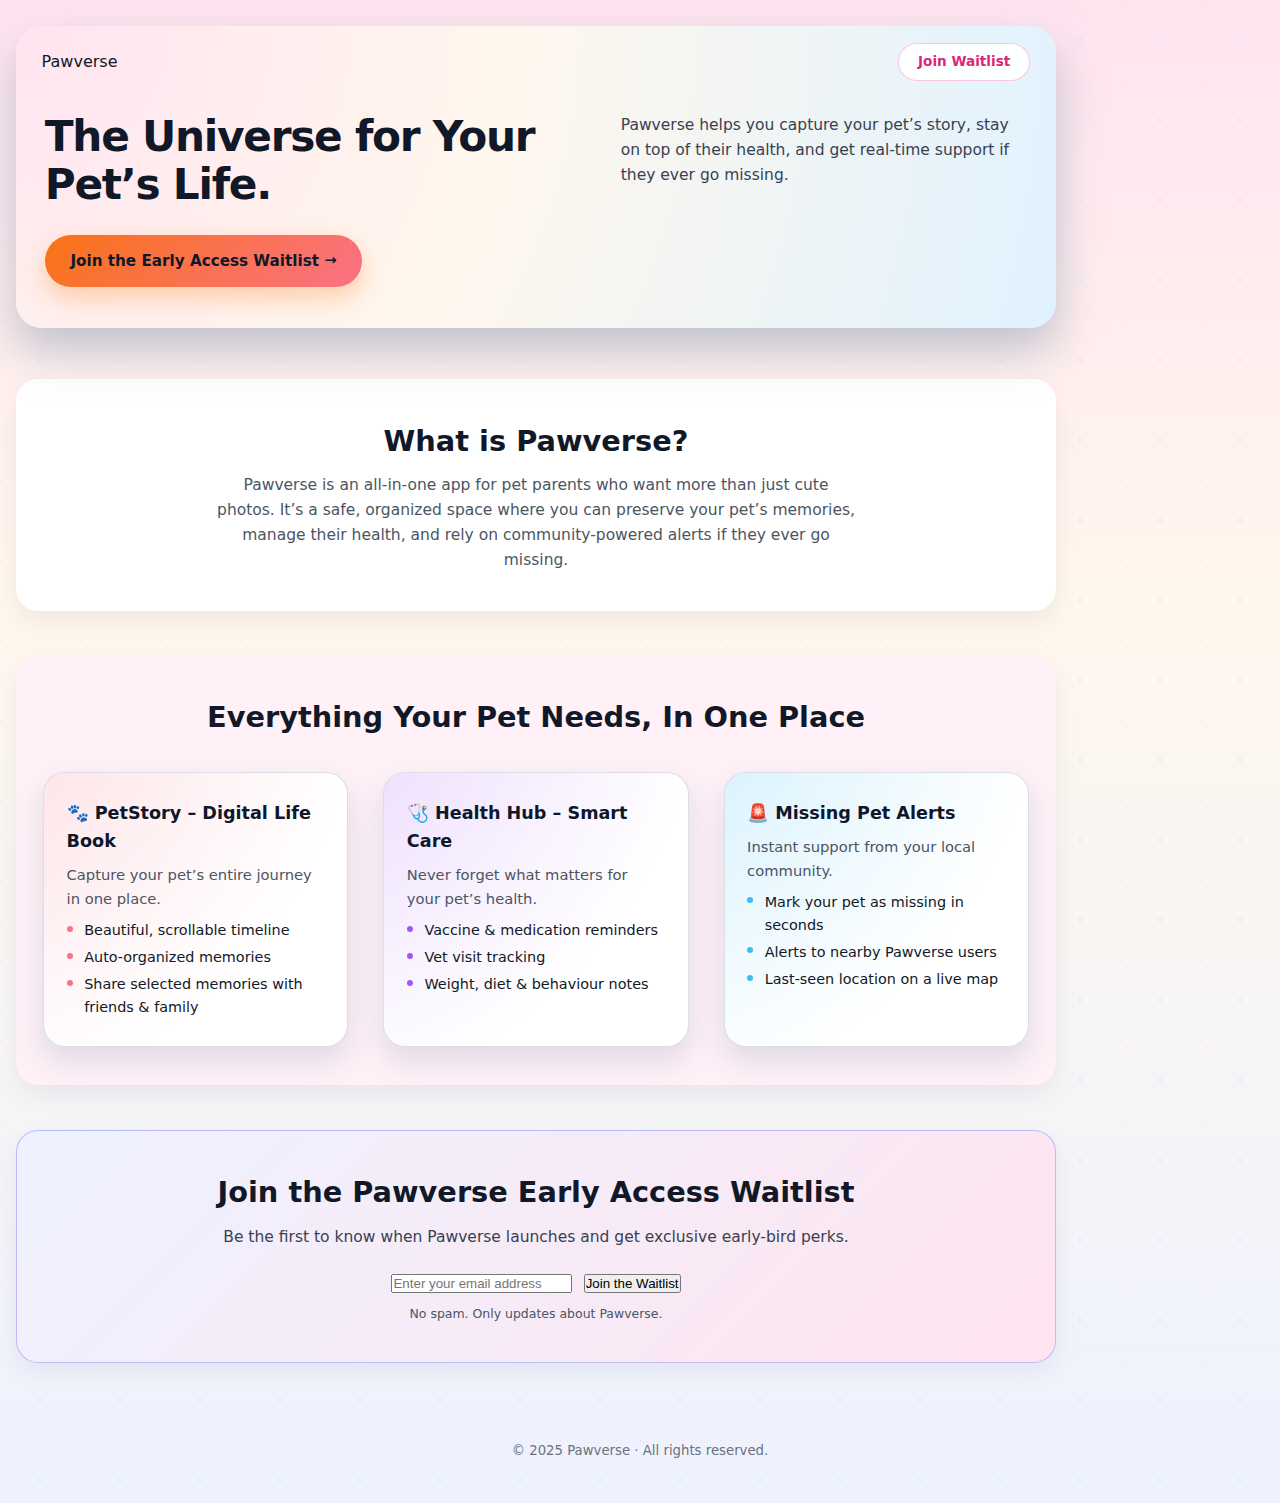
<file: index.html>
<!DOCTYPE html>
<html lang="en">
<head>
  <meta charset="UTF-8" />
  <meta name="viewport" content="width=device-width, initial-scale=1.0" />
  <title>Pawverse – The Universe for Your Pet’s Life</title>
  <link rel="stylesheet" href="style.css" />
</head>

<body>

  <!-- NAV + HERO SECTION -->
  <header class="hero">
    <nav class="nav">
      <div class="logo">Pawverse</div>
      <a href="#waitlist" class="nav-cta">Join Waitlist</a>
    </nav>

    <div class="hero-content">
      <h1 class="hero-title">The Universe for Your Pet’s Life.</h1>
      <p class="hero-sub">
        Pawverse helps you capture your pet’s story, stay on top of their health,
        and get real-time support if they ever go missing.
      </p>
      <a href="#waitlist" class="primary-btn">Join the Early Access Waitlist</a>
    </div>
  </header>

  <!-- ABOUT SECTION -->
  <section class="section">
    <h2>What is Pawverse?</h2>
    <p class="section-text">
      Pawverse is an all-in-one app for pet parents who want more than just cute photos.
      It’s a safe, organized space where you can preserve your pet’s memories, manage their
      health, and rely on community-powered alerts if they ever go missing.
    </p>
  </section>

  <!-- FEATURES SECTION -->
  <section class="section features">
    <h2>Everything Your Pet Needs, In One Place</h2>

    <div class="feature-grid">
      <div class="feature-card">
        <h3>🐾 PetStory – Digital Life Book</h3>
        <p>Capture your pet’s entire journey in one place.</p>
        <ul>
          <li>Beautiful, scrollable timeline</li>
          <li>Auto-organized memories</li>
          <li>Share selected memories with friends & family</li>
        </ul>
      </div>

      <div class="feature-card">
        <h3>🩺 Health Hub – Smart Care</h3>
        <p>Never forget what matters for your pet’s health.</p>
        <ul>
          <li>Vaccine & medication reminders</li>
          <li>Vet visit tracking</li>
          <li>Weight, diet & behaviour notes</li>
        </ul>
      </div>

      <div class="feature-card">
        <h3>🚨 Missing Pet Alerts</h3>
        <p>Instant support from your local community.</p>
        <ul>
          <li>Mark your pet as missing in seconds</li>
          <li>Alerts to nearby Pawverse users</li>
          <li>Last-seen location on a live map</li>
        </ul>
      </div>
    </div>
  </section>

  <!-- WAITLIST SECTION -->
  <section class="section waitlist" id="waitlist">
    <h2>Join the Pawverse Early Access Waitlist</h2>
    <p class="section-text">
      Be the first to know when Pawverse launches and get exclusive early-bird perks.
    </p>

    <form class="waitlist-form">
      <input type="email" placeholder="Enter your email address" required />
      <button type="submit">Join the Waitlist</button>
    </form>

    <p class="tiny-text">No spam. Only updates about Pawverse.</p>
  </section>

  <!-- FOOTER -->
  <footer class="footer">
    <p>© 2025 Pawverse · All rights reserved.</p>
  </footer>

</body>
</html>
</file>
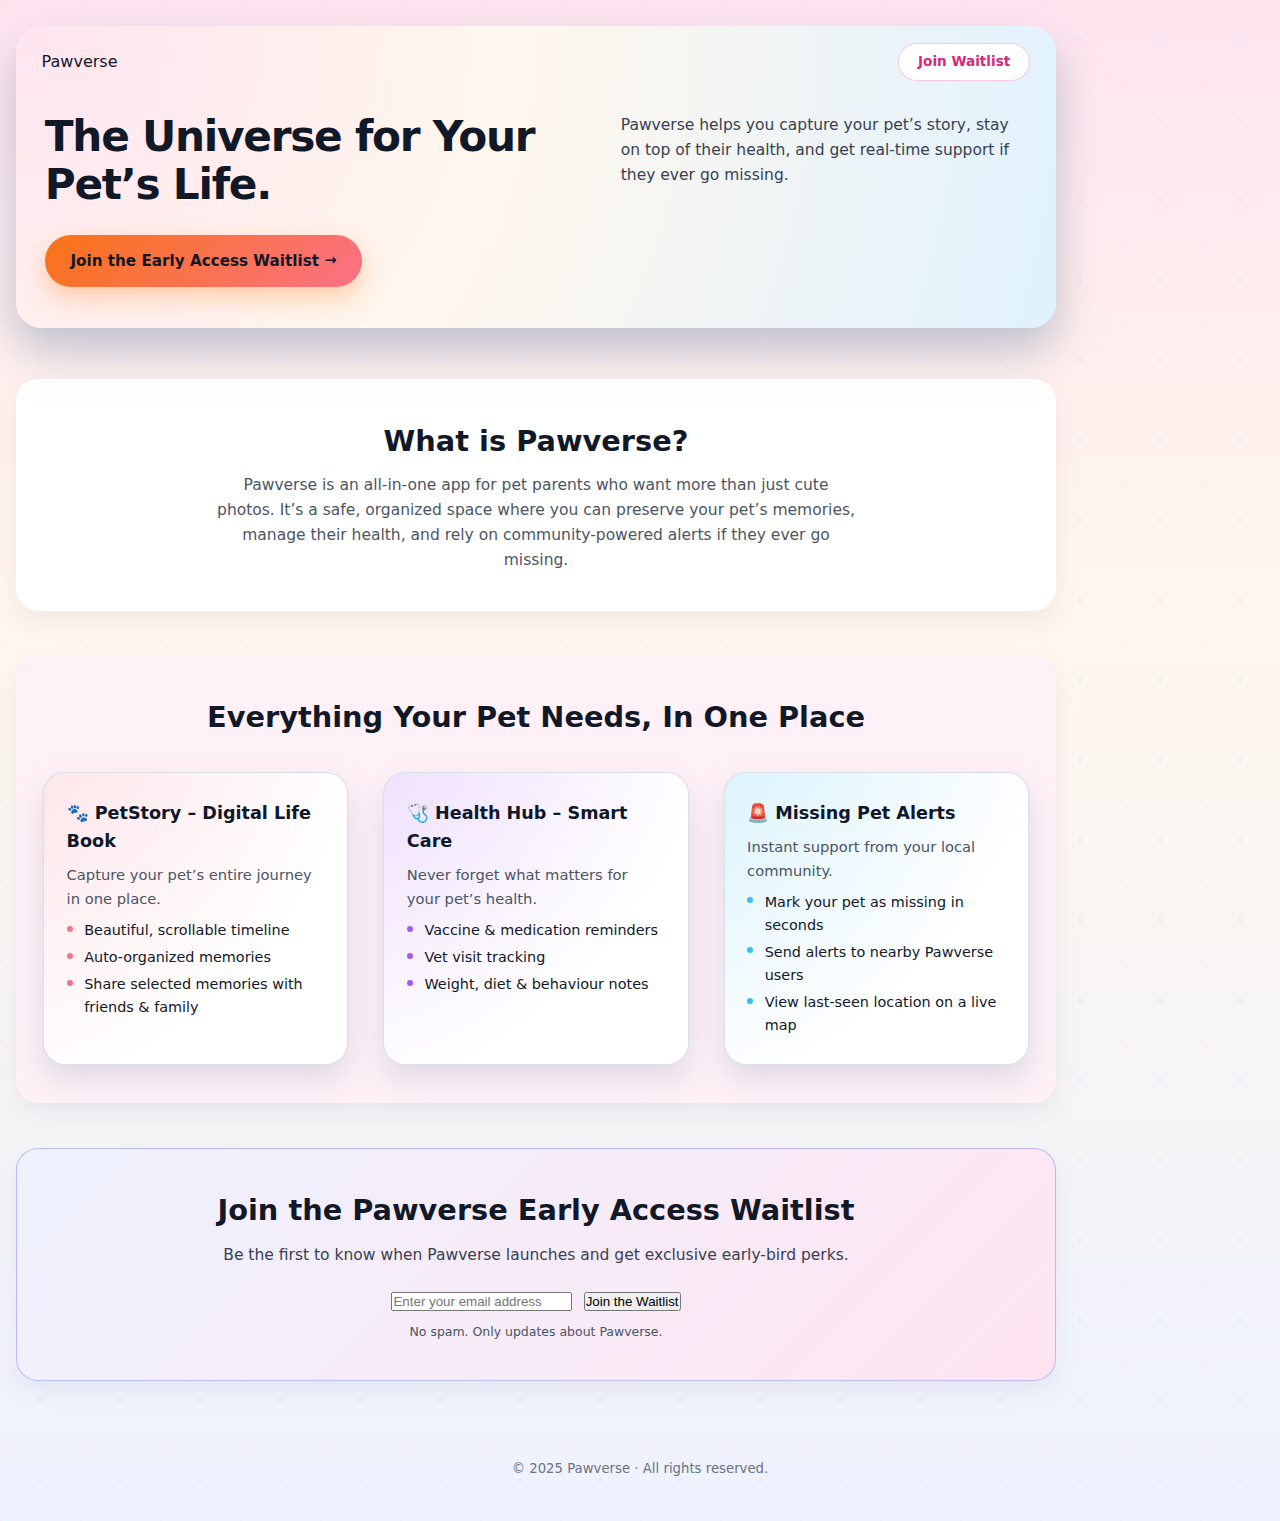
<file: Index.html.html>
<!DOCTYPE html>
<html lang="en">
<head>
  <meta charset="UTF-8" />
  <meta name="viewport" content="width=device-width, initial-scale=1.0" />
  <title>Pawverse – The Universe for Your Pet’s Life</title>
  <link rel="stylesheet" href="style.css" />
</head>

<body>

  <!-- NAV + HERO SECTION -->
  <header class="hero">
    <nav class="nav">
      <div class="logo">Pawverse</div>
      <a href="#waitlist" class="nav-cta">Join Waitlist</a>
    </nav>

    <div class="hero-content">
      <h1 class="hero-title">The Universe for Your Pet’s Life.</h1>
      <p class="hero-sub">
        Pawverse helps you capture your pet’s story, stay on top of their health,
        and get real-time support if they ever go missing.
      </p>
      <a href="#waitlist" class="primary-btn">Join the Early Access Waitlist</a>
    </div>
  </header>

  <!-- ABOUT SECTION -->
  <section class="section">
    <h2>What is Pawverse?</h2>
    <p class="section-text">
      Pawverse is an all-in-one app for pet parents who want more than just cute photos.
      It’s a safe, organized space where you can preserve your pet’s memories, manage their
      health, and rely on community-powered alerts if they ever go missing.
    </p>
  </section>

  <!-- FEATURES SECTION -->
  <section class="section features">
    <h2>Everything Your Pet Needs, In One Place</h2>

    <div class="feature-grid">
      <div class="feature-card">
        <h3>🐾 PetStory – Digital Life Book</h3>
        <p>Capture your pet’s entire journey in one place.</p>
        <ul>
          <li>Beautiful, scrollable timeline</li>
          <li>Auto-organized memories</li>
          <li>Share selected memories with friends & family</li>
        </ul>
      </div>

      <div class="feature-card">
        <h3>🩺 Health Hub – Smart Care</h3>
        <p>Never forget what matters for your pet’s health.</p>
        <ul>
          <li>Vaccine & medication reminders</li>
          <li>Vet visit tracking</li>
          <li>Weight, diet & behaviour notes</li>
        </ul>
      </div>

      <div class="feature-card">
        <h3>🚨 Missing Pet Alerts</h3>
        <p>Instant support from your local community.</p>
        <ul>
          <li>Mark your pet as missing in seconds</li>
          <li>Send alerts to nearby Pawverse users</li>
          <li>View last-seen location on a live map</li>
        </ul>
      </div>
    </div>
  </section>

  <!-- WAITLIST SECTION -->
  <section class="section waitlist" id="waitlist">
    <h2>Join the Pawverse Early Access Waitlist</h2>
    <p class="section-text">
      Be the first to know when Pawverse launches and get exclusive early-bird perks.
    </p>

    <form class="waitlist-form">
      <input type="email" placeholder="Enter your email address" required />
      <button type="submit">Join the Waitlist</button>
    </form>

    <p class="tiny-text">No spam. Only updates about Pawverse.</p>
  </section>

  <!-- FOOTER -->
  <footer class="footer">
    <p>© 2025 Pawverse · All rights reserved.</p>
  </footer>

</body>
</html>
</file>
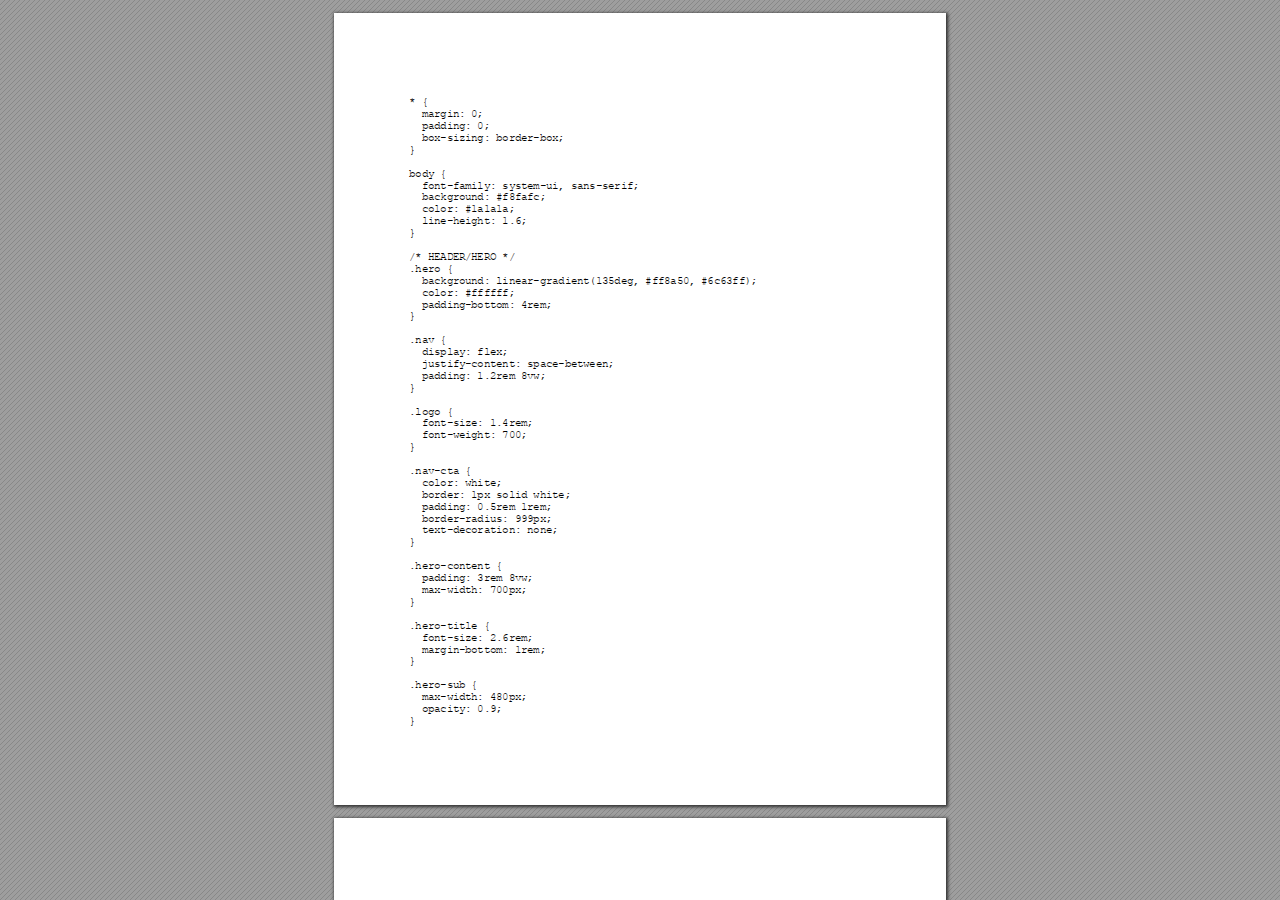
<file: Style.css.html>
<!DOCTYPE html>
<!-- Created by pdf2htmlEX (https://github.com/pdf2htmlEX/pdf2htmlEX) -->
<html xmlns="http://www.w3.org/1999/xhtml">
<head>
<meta charset="utf-8"/>
<meta name="generator" content="pdf2htmlEX"/>
<meta http-equiv="X-UA-Compatible" content="IE=edge,chrome=1"/>
<style type="text/css">
/*! 
 * Base CSS for pdf2htmlEX
 * Copyright 2012,2013 Lu Wang <coolwanglu@gmail.com> 
 * https://github.com/pdf2htmlEX/pdf2htmlEX/blob/master/share/LICENSE
 */#sidebar{position:absolute;top:0;left:0;bottom:0;width:250px;padding:0;margin:0;overflow:auto}#page-container{position:absolute;top:0;left:0;margin:0;padding:0;border:0}@media screen{#sidebar.opened+#page-container{left:250px}#page-container{bottom:0;right:0;overflow:auto}.loading-indicator{display:none}.loading-indicator.active{display:block;position:absolute;width:64px;height:64px;top:50%;left:50%;margin-top:-32px;margin-left:-32px}.loading-indicator img{position:absolute;top:0;left:0;bottom:0;right:0}}@media print{@page{margin:0}html{margin:0}body{margin:0;-webkit-print-color-adjust:exact}#sidebar{display:none}#page-container{width:auto;height:auto;overflow:visible;background-color:transparent}.d{display:none}}.pf{position:relative;background-color:white;overflow:hidden;margin:0;border:0}.pc{position:absolute;border:0;padding:0;margin:0;top:0;left:0;width:100%;height:100%;overflow:hidden;display:block;transform-origin:0 0;-ms-transform-origin:0 0;-webkit-transform-origin:0 0}.pc.opened{display:block}.bf{position:absolute;border:0;margin:0;top:0;bottom:0;width:100%;height:100%;-ms-user-select:none;-moz-user-select:none;-webkit-user-select:none;user-select:none}.bi{position:absolute;border:0;margin:0;-ms-user-select:none;-moz-user-select:none;-webkit-user-select:none;user-select:none}@media print{.pf{margin:0;box-shadow:none;page-break-after:always;page-break-inside:avoid}@-moz-document url-prefix(){.pf{overflow:visible;border:1px solid #fff}.pc{overflow:visible}}}.c{position:absolute;border:0;padding:0;margin:0;overflow:hidden;display:block}.t{position:absolute;white-space:pre;font-size:1px;transform-origin:0 100%;-ms-transform-origin:0 100%;-webkit-transform-origin:0 100%;unicode-bidi:bidi-override;-moz-font-feature-settings:"liga" 0}.t:after{content:''}.t:before{content:'';display:inline-block}.t span{position:relative;unicode-bidi:bidi-override}._{display:inline-block;color:transparent;z-index:-1}::selection{background:rgba(127,255,255,0.4)}::-moz-selection{background:rgba(127,255,255,0.4)}.pi{display:none}.d{position:absolute;transform-origin:0 100%;-ms-transform-origin:0 100%;-webkit-transform-origin:0 100%}.it{border:0;background-color:rgba(255,255,255,0.0)}.ir:hover{cursor:pointer}</style>
<style type="text/css">
/*! 
 * Fancy styles for pdf2htmlEX
 * Copyright 2012,2013 Lu Wang <coolwanglu@gmail.com> 
 * https://github.com/pdf2htmlEX/pdf2htmlEX/blob/master/share/LICENSE
 */@keyframes fadein{from{opacity:0}to{opacity:1}}@-webkit-keyframes fadein{from{opacity:0}to{opacity:1}}@keyframes swing{0{transform:rotate(0)}10%{transform:rotate(0)}90%{transform:rotate(720deg)}100%{transform:rotate(720deg)}}@-webkit-keyframes swing{0{-webkit-transform:rotate(0)}10%{-webkit-transform:rotate(0)}90%{-webkit-transform:rotate(720deg)}100%{-webkit-transform:rotate(720deg)}}@media screen{#sidebar{background-color:#2f3236;background-image:url("[data-uri]")}#outline{font-family:Georgia,Times,"Times New Roman",serif;font-size:13px;margin:2em 1em}#outline ul{padding:0}#outline li{list-style-type:none;margin:1em 0}#outline li>ul{margin-left:1em}#outline a,#outline a:visited,#outline a:hover,#outline a:active{line-height:1.2;color:#e8e8e8;text-overflow:ellipsis;white-space:nowrap;text-decoration:none;display:block;overflow:hidden;outline:0}#outline a:hover{color:#0cf}#page-container{background-color:#9e9e9e;background-image:url("[data-uri]");-webkit-transition:left 500ms;transition:left 500ms}.pf{margin:13px auto;box-shadow:1px 1px 3px 1px #333;border-collapse:separate}.pc.opened{-webkit-animation:fadein 100ms;animation:fadein 100ms}.loading-indicator.active{-webkit-animation:swing 1.5s ease-in-out .01s infinite alternate none;animation:swing 1.5s ease-in-out .01s infinite alternate none}.checked{background:no-repeat url([data-uri])}}</style>
<style type="text/css">
.ff0{font-family:sans-serif;visibility:hidden;}
@font-face{font-family:ff1;src:url('[data-uri]')format("woff");}.ff1{font-family:ff1;line-height:0.866699;font-style:normal;font-weight:normal;visibility:visible;}
.m0{transform:matrix(0.250000,0.000000,0.000000,0.250000,0,0);-ms-transform:matrix(0.250000,0.000000,0.000000,0.250000,0,0);-webkit-transform:matrix(0.250000,0.000000,0.000000,0.250000,0,0);}
.v0{vertical-align:0.000000px;}
.ls1{letter-spacing:0.000000px;}
.ls0{letter-spacing:0.096000px;}
.sc_{text-shadow:none;}
.sc0{text-shadow:-0.015em 0 transparent,0 0.015em transparent,0.015em 0 transparent,0 -0.015em  transparent;}
@media screen and (-webkit-min-device-pixel-ratio:0){
.sc_{-webkit-text-stroke:0px transparent;}
.sc0{-webkit-text-stroke:0.015em transparent;text-shadow:none;}
}
.ws0{word-spacing:0.000000px;}
._0{margin-left:-1.267200px;}
.fc0{color:rgb(0,0,0);}
.fs0{font-size:42.240000px;}
.y0{bottom:-0.500000px;}
.y1{bottom:0.000000px;}
.y37{bottom:80.544000px;}
.y36{bottom:92.424000px;}
.y35{bottom:104.300000px;}
.y34{bottom:116.180000px;}
.y33{bottom:128.060000px;}
.y32{bottom:139.940000px;}
.y31{bottom:151.820000px;}
.y30{bottom:163.700000px;}
.y2f{bottom:175.700000px;}
.y2e{bottom:187.580000px;}
.y2d{bottom:199.460000px;}
.y2c{bottom:211.370000px;}
.y2b{bottom:223.250000px;}
.y2a{bottom:235.130000px;}
.y29{bottom:247.010000px;}
.y28{bottom:258.890000px;}
.y27{bottom:270.890000px;}
.y26{bottom:282.770000px;}
.y25{bottom:294.650000px;}
.y24{bottom:306.530000px;}
.y23{bottom:318.410000px;}
.y22{bottom:330.290000px;}
.y21{bottom:342.170000px;}
.y20{bottom:354.050000px;}
.y1f{bottom:365.930000px;}
.y1e{bottom:377.930000px;}
.y1d{bottom:389.830000px;}
.y1c{bottom:401.710000px;}
.y1b{bottom:413.590000px;}
.y1a{bottom:425.470000px;}
.y19{bottom:437.350000px;}
.y18{bottom:449.230000px;}
.y17{bottom:461.110000px;}
.y16{bottom:473.110000px;}
.y15{bottom:484.990000px;}
.y14{bottom:496.870000px;}
.y13{bottom:508.750000px;}
.y12{bottom:520.630000px;}
.y11{bottom:532.510000px;}
.y10{bottom:544.390000px;}
.yf{bottom:556.300000px;}
.ye{bottom:568.300000px;}
.yd{bottom:580.180000px;}
.yc{bottom:592.060000px;}
.yb{bottom:603.940000px;}
.ya{bottom:615.820000px;}
.y9{bottom:627.700000px;}
.y8{bottom:639.580000px;}
.y7{bottom:651.460000px;}
.y6{bottom:663.460000px;}
.y5{bottom:675.340000px;}
.y4{bottom:687.220000px;}
.y3{bottom:699.100000px;}
.y2{bottom:710.980000px;}
.h2{height:28.648125px;}
.h0{height:792.000000px;}
.h1{height:792.500000px;}
.w2{width:611.999991px;}
.w0{width:612.000000px;}
.w1{width:612.500000px;}
.x0{left:0.000000px;}
.x1{left:75.023991px;}
@media print{
.v0{vertical-align:0.000000pt;}
.ls1{letter-spacing:0.000000pt;}
.ls0{letter-spacing:0.128000pt;}
.ws0{word-spacing:0.000000pt;}
._0{margin-left:-1.689600pt;}
.fs0{font-size:56.320000pt;}
.y0{bottom:-0.666667pt;}
.y1{bottom:0.000000pt;}
.y37{bottom:107.392000pt;}
.y36{bottom:123.232000pt;}
.y35{bottom:139.066667pt;}
.y34{bottom:154.906667pt;}
.y33{bottom:170.746667pt;}
.y32{bottom:186.586667pt;}
.y31{bottom:202.426667pt;}
.y30{bottom:218.266667pt;}
.y2f{bottom:234.266667pt;}
.y2e{bottom:250.106667pt;}
.y2d{bottom:265.946667pt;}
.y2c{bottom:281.826667pt;}
.y2b{bottom:297.666667pt;}
.y2a{bottom:313.506667pt;}
.y29{bottom:329.346667pt;}
.y28{bottom:345.186667pt;}
.y27{bottom:361.186667pt;}
.y26{bottom:377.026667pt;}
.y25{bottom:392.866667pt;}
.y24{bottom:408.706667pt;}
.y23{bottom:424.546667pt;}
.y22{bottom:440.386667pt;}
.y21{bottom:456.226667pt;}
.y20{bottom:472.066667pt;}
.y1f{bottom:487.906667pt;}
.y1e{bottom:503.906667pt;}
.y1d{bottom:519.773333pt;}
.y1c{bottom:535.613333pt;}
.y1b{bottom:551.453333pt;}
.y1a{bottom:567.293333pt;}
.y19{bottom:583.133333pt;}
.y18{bottom:598.973333pt;}
.y17{bottom:614.813333pt;}
.y16{bottom:630.813333pt;}
.y15{bottom:646.653333pt;}
.y14{bottom:662.493333pt;}
.y13{bottom:678.333333pt;}
.y12{bottom:694.173333pt;}
.y11{bottom:710.013333pt;}
.y10{bottom:725.853333pt;}
.yf{bottom:741.733333pt;}
.ye{bottom:757.733333pt;}
.yd{bottom:773.573333pt;}
.yc{bottom:789.413333pt;}
.yb{bottom:805.253333pt;}
.ya{bottom:821.093333pt;}
.y9{bottom:836.933333pt;}
.y8{bottom:852.773333pt;}
.y7{bottom:868.613333pt;}
.y6{bottom:884.613333pt;}
.y5{bottom:900.453333pt;}
.y4{bottom:916.293333pt;}
.y3{bottom:932.133333pt;}
.y2{bottom:947.973333pt;}
.h2{height:38.197500pt;}
.h0{height:1056.000000pt;}
.h1{height:1056.666667pt;}
.w2{width:815.999988pt;}
.w0{width:816.000000pt;}
.w1{width:816.666667pt;}
.x0{left:0.000000pt;}
.x1{left:100.031988pt;}
}
</style>
<script>
/*
 Copyright 2012 Mozilla Foundation 
 Copyright 2013 Lu Wang <coolwanglu@gmail.com>
 Apachine License Version 2.0 
*/
(function(){function b(a,b,e,f){var c=(a.className||"").split(/\s+/g);""===c[0]&&c.shift();var d=c.indexOf(b);0>d&&e&&c.push(b);0<=d&&f&&c.splice(d,1);a.className=c.join(" ");return 0<=d}if(!("classList"in document.createElement("div"))){var e={add:function(a){b(this.element,a,!0,!1)},contains:function(a){return b(this.element,a,!1,!1)},remove:function(a){b(this.element,a,!1,!0)},toggle:function(a){b(this.element,a,!0,!0)}};Object.defineProperty(HTMLElement.prototype,"classList",{get:function(){if(this._classList)return this._classList;
var a=Object.create(e,{element:{value:this,writable:!1,enumerable:!0}});Object.defineProperty(this,"_classList",{value:a,writable:!1,enumerable:!1});return a},enumerable:!0})}})();
</script>
<script>
(function(){/*
 pdf2htmlEX.js: Core UI functions for pdf2htmlEX 
 Copyright 2012,2013 Lu Wang <coolwanglu@gmail.com> and other contributors 
 https://github.com/pdf2htmlEX/pdf2htmlEX/blob/master/share/LICENSE 
*/
var pdf2htmlEX=window.pdf2htmlEX=window.pdf2htmlEX||{},CSS_CLASS_NAMES={page_frame:"pf",page_content_box:"pc",page_data:"pi",background_image:"bi",link:"l",input_radio:"ir",__dummy__:"no comma"},DEFAULT_CONFIG={container_id:"page-container",sidebar_id:"sidebar",outline_id:"outline",loading_indicator_cls:"loading-indicator",preload_pages:3,render_timeout:100,scale_step:0.9,key_handler:!0,hashchange_handler:!0,view_history_handler:!0,__dummy__:"no comma"},EPS=1E-6;
function invert(a){var b=a[0]*a[3]-a[1]*a[2];return[a[3]/b,-a[1]/b,-a[2]/b,a[0]/b,(a[2]*a[5]-a[3]*a[4])/b,(a[1]*a[4]-a[0]*a[5])/b]}function transform(a,b){return[a[0]*b[0]+a[2]*b[1]+a[4],a[1]*b[0]+a[3]*b[1]+a[5]]}function get_page_number(a){return parseInt(a.getAttribute("data-page-no"),16)}function disable_dragstart(a){for(var b=0,c=a.length;b<c;++b)a[b].addEventListener("dragstart",function(){return!1},!1)}
function clone_and_extend_objs(a){for(var b={},c=0,e=arguments.length;c<e;++c){var h=arguments[c],d;for(d in h)h.hasOwnProperty(d)&&(b[d]=h[d])}return b}
function Page(a){if(a){this.shown=this.loaded=!1;this.page=a;this.num=get_page_number(a);this.original_height=a.clientHeight;this.original_width=a.clientWidth;var b=a.getElementsByClassName(CSS_CLASS_NAMES.page_content_box)[0];b&&(this.content_box=b,this.original_scale=this.cur_scale=this.original_height/b.clientHeight,this.page_data=JSON.parse(a.getElementsByClassName(CSS_CLASS_NAMES.page_data)[0].getAttribute("data-data")),this.ctm=this.page_data.ctm,this.ictm=invert(this.ctm),this.loaded=!0)}}
Page.prototype={hide:function(){this.loaded&&this.shown&&(this.content_box.classList.remove("opened"),this.shown=!1)},show:function(){this.loaded&&!this.shown&&(this.content_box.classList.add("opened"),this.shown=!0)},rescale:function(a){this.cur_scale=0===a?this.original_scale:a;this.loaded&&(a=this.content_box.style,a.msTransform=a.webkitTransform=a.transform="scale("+this.cur_scale.toFixed(3)+")");a=this.page.style;a.height=this.original_height*this.cur_scale+"px";a.width=this.original_width*this.cur_scale+
"px"},view_position:function(){var a=this.page,b=a.parentNode;return[b.scrollLeft-a.offsetLeft-a.clientLeft,b.scrollTop-a.offsetTop-a.clientTop]},height:function(){return this.page.clientHeight},width:function(){return this.page.clientWidth}};function Viewer(a){this.config=clone_and_extend_objs(DEFAULT_CONFIG,0<arguments.length?a:{});this.pages_loading=[];this.init_before_loading_content();var b=this;document.addEventListener("DOMContentLoaded",function(){b.init_after_loading_content()},!1)}
Viewer.prototype={scale:1,cur_page_idx:0,first_page_idx:0,init_before_loading_content:function(){this.pre_hide_pages()},initialize_radio_button:function(){for(var a=document.getElementsByClassName(CSS_CLASS_NAMES.input_radio),b=0;b<a.length;b++)a[b].addEventListener("click",function(){this.classList.toggle("checked")})},init_after_loading_content:function(){this.sidebar=document.getElementById(this.config.sidebar_id);this.outline=document.getElementById(this.config.outline_id);this.container=document.getElementById(this.config.container_id);
this.loading_indicator=document.getElementsByClassName(this.config.loading_indicator_cls)[0];for(var a=!0,b=this.outline.childNodes,c=0,e=b.length;c<e;++c)if("ul"===b[c].nodeName.toLowerCase()){a=!1;break}a||this.sidebar.classList.add("opened");this.find_pages();if(0!=this.pages.length){disable_dragstart(document.getElementsByClassName(CSS_CLASS_NAMES.background_image));this.config.key_handler&&this.register_key_handler();var h=this;this.config.hashchange_handler&&window.addEventListener("hashchange",
function(a){h.navigate_to_dest(document.location.hash.substring(1))},!1);this.config.view_history_handler&&window.addEventListener("popstate",function(a){a.state&&h.navigate_to_dest(a.state)},!1);this.container.addEventListener("scroll",function(){h.update_page_idx();h.schedule_render(!0)},!1);[this.container,this.outline].forEach(function(a){a.addEventListener("click",h.link_handler.bind(h),!1)});this.initialize_radio_button();this.render()}},find_pages:function(){for(var a=[],b={},c=this.container.childNodes,
e=0,h=c.length;e<h;++e){var d=c[e];d.nodeType===Node.ELEMENT_NODE&&d.classList.contains(CSS_CLASS_NAMES.page_frame)&&(d=new Page(d),a.push(d),b[d.num]=a.length-1)}this.pages=a;this.page_map=b},load_page:function(a,b,c){var e=this.pages;if(!(a>=e.length||(e=e[a],e.loaded||this.pages_loading[a]))){var e=e.page,h=e.getAttribute("data-page-url");if(h){this.pages_loading[a]=!0;var d=e.getElementsByClassName(this.config.loading_indicator_cls)[0];"undefined"===typeof d&&(d=this.loading_indicator.cloneNode(!0),
d.classList.add("active"),e.appendChild(d));var f=this,g=new XMLHttpRequest;g.open("GET",h,!0);g.onload=function(){if(200===g.status||0===g.status){var b=document.createElement("div");b.innerHTML=g.responseText;for(var d=null,b=b.childNodes,e=0,h=b.length;e<h;++e){var p=b[e];if(p.nodeType===Node.ELEMENT_NODE&&p.classList.contains(CSS_CLASS_NAMES.page_frame)){d=p;break}}b=f.pages[a];f.container.replaceChild(d,b.page);b=new Page(d);f.pages[a]=b;b.hide();b.rescale(f.scale);disable_dragstart(d.getElementsByClassName(CSS_CLASS_NAMES.background_image));
f.schedule_render(!1);c&&c(b)}delete f.pages_loading[a]};g.send(null)}void 0===b&&(b=this.config.preload_pages);0<--b&&(f=this,setTimeout(function(){f.load_page(a+1,b)},0))}},pre_hide_pages:function(){var a="@media screen{."+CSS_CLASS_NAMES.page_content_box+"{display:none;}}",b=document.createElement("style");b.styleSheet?b.styleSheet.cssText=a:b.appendChild(document.createTextNode(a));document.head.appendChild(b)},render:function(){for(var a=this.container,b=a.scrollTop,c=a.clientHeight,a=b-c,b=
b+c+c,c=this.pages,e=0,h=c.length;e<h;++e){var d=c[e],f=d.page,g=f.offsetTop+f.clientTop,f=g+f.clientHeight;g<=b&&f>=a?d.loaded?d.show():this.load_page(e):d.hide()}},update_page_idx:function(){var a=this.pages,b=a.length;if(!(2>b)){for(var c=this.container,e=c.scrollTop,c=e+c.clientHeight,h=-1,d=b,f=d-h;1<f;){var g=h+Math.floor(f/2),f=a[g].page;f.offsetTop+f.clientTop+f.clientHeight>=e?d=g:h=g;f=d-h}this.first_page_idx=d;for(var g=h=this.cur_page_idx,k=0;d<b;++d){var f=a[d].page,l=f.offsetTop+f.clientTop,
f=f.clientHeight;if(l>c)break;f=(Math.min(c,l+f)-Math.max(e,l))/f;if(d===h&&Math.abs(f-1)<=EPS){g=h;break}f>k&&(k=f,g=d)}this.cur_page_idx=g}},schedule_render:function(a){if(void 0!==this.render_timer){if(!a)return;clearTimeout(this.render_timer)}var b=this;this.render_timer=setTimeout(function(){delete b.render_timer;b.render()},this.config.render_timeout)},register_key_handler:function(){var a=this;window.addEventListener("DOMMouseScroll",function(b){if(b.ctrlKey){b.preventDefault();var c=a.container,
e=c.getBoundingClientRect(),c=[b.clientX-e.left-c.clientLeft,b.clientY-e.top-c.clientTop];a.rescale(Math.pow(a.config.scale_step,b.detail),!0,c)}},!1);window.addEventListener("keydown",function(b){var c=!1,e=b.ctrlKey||b.metaKey,h=b.altKey;switch(b.keyCode){case 61:case 107:case 187:e&&(a.rescale(1/a.config.scale_step,!0),c=!0);break;case 173:case 109:case 189:e&&(a.rescale(a.config.scale_step,!0),c=!0);break;case 48:e&&(a.rescale(0,!1),c=!0);break;case 33:h?a.scroll_to(a.cur_page_idx-1):a.container.scrollTop-=
a.container.clientHeight;c=!0;break;case 34:h?a.scroll_to(a.cur_page_idx+1):a.container.scrollTop+=a.container.clientHeight;c=!0;break;case 35:a.container.scrollTop=a.container.scrollHeight;c=!0;break;case 36:a.container.scrollTop=0,c=!0}c&&b.preventDefault()},!1)},rescale:function(a,b,c){var e=this.scale;this.scale=a=0===a?1:b?e*a:a;c||(c=[0,0]);b=this.container;c[0]+=b.scrollLeft;c[1]+=b.scrollTop;for(var h=this.pages,d=h.length,f=this.first_page_idx;f<d;++f){var g=h[f].page;if(g.offsetTop+g.clientTop>=
c[1])break}g=f-1;0>g&&(g=0);var g=h[g].page,k=g.clientWidth,f=g.clientHeight,l=g.offsetLeft+g.clientLeft,m=c[0]-l;0>m?m=0:m>k&&(m=k);k=g.offsetTop+g.clientTop;c=c[1]-k;0>c?c=0:c>f&&(c=f);for(f=0;f<d;++f)h[f].rescale(a);b.scrollLeft+=m/e*a+g.offsetLeft+g.clientLeft-m-l;b.scrollTop+=c/e*a+g.offsetTop+g.clientTop-c-k;this.schedule_render(!0)},fit_width:function(){var a=this.cur_page_idx;this.rescale(this.container.clientWidth/this.pages[a].width(),!0);this.scroll_to(a)},fit_height:function(){var a=this.cur_page_idx;
this.rescale(this.container.clientHeight/this.pages[a].height(),!0);this.scroll_to(a)},get_containing_page:function(a){for(;a;){if(a.nodeType===Node.ELEMENT_NODE&&a.classList.contains(CSS_CLASS_NAMES.page_frame)){a=get_page_number(a);var b=this.page_map;return a in b?this.pages[b[a]]:null}a=a.parentNode}return null},link_handler:function(a){var b=a.target,c=b.getAttribute("data-dest-detail");if(c){if(this.config.view_history_handler)try{var e=this.get_current_view_hash();window.history.replaceState(e,
"","#"+e);window.history.pushState(c,"","#"+c)}catch(h){}this.navigate_to_dest(c,this.get_containing_page(b));a.preventDefault()}},navigate_to_dest:function(a,b){try{var c=JSON.parse(a)}catch(e){return}if(c instanceof Array){var h=c[0],d=this.page_map;if(h in d){for(var f=d[h],h=this.pages[f],d=2,g=c.length;d<g;++d){var k=c[d];if(null!==k&&"number"!==typeof k)return}for(;6>c.length;)c.push(null);var g=b||this.pages[this.cur_page_idx],d=g.view_position(),d=transform(g.ictm,[d[0],g.height()-d[1]]),
g=this.scale,l=[0,0],m=!0,k=!1,n=this.scale;switch(c[1]){case "XYZ":l=[null===c[2]?d[0]:c[2]*n,null===c[3]?d[1]:c[3]*n];g=c[4];if(null===g||0===g)g=this.scale;k=!0;break;case "Fit":case "FitB":l=[0,0];k=!0;break;case "FitH":case "FitBH":l=[0,null===c[2]?d[1]:c[2]*n];k=!0;break;case "FitV":case "FitBV":l=[null===c[2]?d[0]:c[2]*n,0];k=!0;break;case "FitR":l=[c[2]*n,c[5]*n],m=!1,k=!0}if(k){this.rescale(g,!1);var p=this,c=function(a){l=transform(a.ctm,l);m&&(l[1]=a.height()-l[1]);p.scroll_to(f,l)};h.loaded?
c(h):(this.load_page(f,void 0,c),this.scroll_to(f))}}}},scroll_to:function(a,b){var c=this.pages;if(!(0>a||a>=c.length)){c=c[a].view_position();void 0===b&&(b=[0,0]);var e=this.container;e.scrollLeft+=b[0]-c[0];e.scrollTop+=b[1]-c[1]}},get_current_view_hash:function(){var a=[],b=this.pages[this.cur_page_idx];a.push(b.num);a.push("XYZ");var c=b.view_position(),c=transform(b.ictm,[c[0],b.height()-c[1]]);a.push(c[0]/this.scale);a.push(c[1]/this.scale);a.push(this.scale);return JSON.stringify(a)}};
pdf2htmlEX.Viewer=Viewer;})();
</script>
<script>
try{
pdf2htmlEX.defaultViewer = new pdf2htmlEX.Viewer({});
}catch(e){}
</script>
<title></title>
</head>
<body>
<div id="sidebar">
<div id="outline">
</div>
</div>
<div id="page-container">
<div id="pf1" class="pf w0 h0" data-page-no="1"><div class="pc pc1 w0 h0"><img class="bi x0 y0 w1 h1" alt="" src="[data-uri]"/><div class="c x0 y1 w2 h0"><div class="t m0 x1 h2 y2 ff1 fs0 fc0 sc0 ls1 ws0"> </div><div class="t m0 x1 h2 y3 ff1 fs0 fc0 sc0 ls0 ws0">* {<span class="ls1"> </span></div><div class="t m0 x1 h2 y4 ff1 fs0 fc0 sc0 ls0 ws0">  <span class="ls1">margin:<span class="_ _0"></span> 0; </span></div><div class="t m0 x1 h2 y5 ff1 fs0 fc0 sc0 ls0 ws0">  <span class="ls1">padding<span class="_ _0"></span>: 0; </span></div><div class="t m0 x1 h2 y6 ff1 fs0 fc0 sc0 ls0 ws0">  <span class="ls1">box-siz<span class="_ _0"></span>ing: bor<span class="_ _0"></span>der-box; </span></div><div class="t m0 x1 h2 y7 ff1 fs0 fc0 sc0 ls1 ws0">} </div><div class="t m0 x1 h2 y8 ff1 fs0 fc0 sc0 ls1 ws0"> </div><div class="t m0 x1 h2 y9 ff1 fs0 fc0 sc0 ls1 ws0">body { </div><div class="t m0 x1 h2 ya ff1 fs0 fc0 sc0 ls0 ws0">  <span class="ls1">font-fa<span class="_ _0"></span>mily: sy<span class="_ _0"></span>stem-ui, sa<span class="_ _0"></span>ns-serif<span class="_ _0"></span>; </span></div><div class="t m0 x1 h2 yb ff1 fs0 fc0 sc0 ls0 ws0">  <span class="ls1">backgro<span class="_ _0"></span>und: #f8<span class="_ _0"></span>fafc; </span></div><div class="t m0 x1 h2 yc ff1 fs0 fc0 sc0 ls0 ws0">  <span class="ls1">color: <span class="_ _0"></span>#1a1a1a;<span class="_ _0"></span> </span></div><div class="t m0 x1 h2 yd ff1 fs0 fc0 sc0 ls0 ws0">  <span class="ls1">line-he<span class="_ _0"></span>ight: 1.<span class="_ _0"></span>6; </span></div><div class="t m0 x1 h2 ye ff1 fs0 fc0 sc0 ls1 ws0">} </div><div class="t m0 x1 h2 yf ff1 fs0 fc0 sc0 ls1 ws0"> </div><div class="t m0 x1 h2 y10 ff1 fs0 fc0 sc0 ls1 ws0">/* HEADER<span class="_ _0"></span>/HERO */ </div><div class="t m0 x1 h2 y11 ff1 fs0 fc0 sc0 ls1 ws0">.hero { </div><div class="t m0 x1 h2 y12 ff1 fs0 fc0 sc0 ls0 ws0">  <span class="ls1">backgro<span class="_ _0"></span>und: lin<span class="_ _0"></span>ear-gradien<span class="_ _0"></span>t(135deg<span class="_ _0"></span>, #ff8a50, <span class="_ _0"></span>#6c63ff)<span class="_ _0"></span>; </span></div><div class="t m0 x1 h2 y13 ff1 fs0 fc0 sc0 ls0 ws0">  <span class="ls1">color: <span class="_ _0"></span>#ffffff;<span class="_ _0"></span> </span></div><div class="t m0 x1 h2 y14 ff1 fs0 fc0 sc0 ls0 ws0">  <span class="ls1">padding<span class="_ _0"></span>-bottom:<span class="_ _0"></span> 4rem; </span></div><div class="t m0 x1 h2 y15 ff1 fs0 fc0 sc0 ls1 ws0">} </div><div class="t m0 x1 h2 y16 ff1 fs0 fc0 sc0 ls1 ws0"> </div><div class="t m0 x1 h2 y17 ff1 fs0 fc0 sc0 ls1 ws0">.nav { </div><div class="t m0 x1 h2 y18 ff1 fs0 fc0 sc0 ls0 ws0">  <span class="ls1">display<span class="_ _0"></span>: flex;<span class="_ _0"></span> </span></div><div class="t m0 x1 h2 y19 ff1 fs0 fc0 sc0 ls0 ws0">  <span class="ls1">justify<span class="_ _0"></span>-content<span class="_ _0"></span>: space-bet<span class="_ _0"></span>ween; </span></div><div class="t m0 x1 h2 y1a ff1 fs0 fc0 sc0 ls0 ws0">  <span class="ls1">padding<span class="_ _0"></span>: 1.2rem<span class="_ _0"></span> 8vw; </span></div><div class="t m0 x1 h2 y1b ff1 fs0 fc0 sc0 ls1 ws0">} </div><div class="t m0 x1 h2 y1c ff1 fs0 fc0 sc0 ls1 ws0"> </div><div class="t m0 x1 h2 y1d ff1 fs0 fc0 sc0 ls1 ws0">.logo { </div><div class="t m0 x1 h2 y1e ff1 fs0 fc0 sc0 ls0 ws0">  <span class="ls1">font-si<span class="_ _0"></span>ze: 1.4r<span class="_ _0"></span>em; </span></div><div class="t m0 x1 h2 y1f ff1 fs0 fc0 sc0 ls0 ws0">  <span class="ls1">font-we<span class="_ _0"></span>ight: 70<span class="_ _0"></span>0; </span></div><div class="t m0 x1 h2 y20 ff1 fs0 fc0 sc0 ls1 ws0">} </div><div class="t m0 x1 h2 y21 ff1 fs0 fc0 sc0 ls1 ws0"> </div><div class="t m0 x1 h2 y22 ff1 fs0 fc0 sc0 ls1 ws0">.nav-cta <span class="_ _0"></span>{ </div><div class="t m0 x1 h2 y23 ff1 fs0 fc0 sc0 ls0 ws0">  <span class="ls1">color: <span class="_ _0"></span>white; </span></div><div class="t m0 x1 h2 y24 ff1 fs0 fc0 sc0 ls0 ws0">  <span class="ls1">border:<span class="_ _0"></span> 1px sol<span class="_ _0"></span>id white; </span></div><div class="t m0 x1 h2 y25 ff1 fs0 fc0 sc0 ls0 ws0">  <span class="ls1">padding<span class="_ _0"></span>: 0.5rem<span class="_ _0"></span> 1rem; </span></div><div class="t m0 x1 h2 y26 ff1 fs0 fc0 sc0 ls0 ws0">  <span class="ls1">border-<span class="_ _0"></span>radius: <span class="_ _0"></span>999px; </span></div><div class="t m0 x1 h2 y27 ff1 fs0 fc0 sc0 ls0 ws0">  <span class="ls1">text-de<span class="_ _0"></span>coration<span class="_ _0"></span>: none; </span></div><div class="t m0 x1 h2 y28 ff1 fs0 fc0 sc0 ls1 ws0">} </div><div class="t m0 x1 h2 y29 ff1 fs0 fc0 sc0 ls1 ws0"> </div><div class="t m0 x1 h2 y2a ff1 fs0 fc0 sc0 ls1 ws0">.hero-con<span class="_ _0"></span>tent { </div><div class="t m0 x1 h2 y2b ff1 fs0 fc0 sc0 ls0 ws0">  <span class="ls1">padding<span class="_ _0"></span>: 3rem 8<span class="_ _0"></span>vw; </span></div><div class="t m0 x1 h2 y2c ff1 fs0 fc0 sc0 ls0 ws0">  <span class="ls1">max-wid<span class="_ _0"></span>th: 700p<span class="_ _0"></span>x; </span></div><div class="t m0 x1 h2 y2d ff1 fs0 fc0 sc0 ls1 ws0">} </div><div class="t m0 x1 h2 y2e ff1 fs0 fc0 sc0 ls1 ws0"> </div><div class="t m0 x1 h2 y2f ff1 fs0 fc0 sc0 ls1 ws0">.hero-tit<span class="_ _0"></span>le { </div><div class="t m0 x1 h2 y30 ff1 fs0 fc0 sc0 ls0 ws0">  <span class="ls1">font-si<span class="_ _0"></span>ze: 2.6r<span class="_ _0"></span>em; </span></div><div class="t m0 x1 h2 y31 ff1 fs0 fc0 sc0 ls0 ws0">  <span class="ls1">margin-<span class="_ _0"></span>bottom: <span class="_ _0"></span>1rem; </span></div><div class="t m0 x1 h2 y32 ff1 fs0 fc0 sc0 ls1 ws0">} </div><div class="t m0 x1 h2 y33 ff1 fs0 fc0 sc0 ls1 ws0"> </div><div class="t m0 x1 h2 y34 ff1 fs0 fc0 sc0 ls1 ws0">.hero-sub<span class="_ _0"></span> { </div><div class="t m0 x1 h2 y35 ff1 fs0 fc0 sc0 ls0 ws0">  <span class="ls1">max-wid<span class="_ _0"></span>th: 480p<span class="_ _0"></span>x; </span></div><div class="t m0 x1 h2 y36 ff1 fs0 fc0 sc0 ls0 ws0">  <span class="ls1">opacity<span class="_ _0"></span>: 0.9; </span></div><div class="t m0 x1 h2 y37 ff1 fs0 fc0 sc0 ls1 ws0">} </div></div></div><div class="pi" data-data='{"ctm":[1.000000,0.000000,0.000000,1.000000,0.000000,0.000000]}'></div></div>
<div id="pf2" class="pf w0 h0" data-page-no="2"><div class="pc pc2 w0 h0"><img class="bi x0 y0 w1 h1" alt="" src="[data-uri]"/><div class="c x0 y1 w2 h0"><div class="t m0 x1 h2 y2 ff1 fs0 fc0 sc0 ls1 ws0"> </div><div class="t m0 x1 h2 y3 ff1 fs0 fc0 sc0 ls1 ws0">.primary-<span class="_ _0"></span>btn { </div><div class="t m0 x1 h2 y4 ff1 fs0 fc0 sc0 ls0 ws0">  <span class="ls1">display<span class="_ _0"></span>: inline<span class="_ _0"></span>-block; </span></div><div class="t m0 x1 h2 y5 ff1 fs0 fc0 sc0 ls0 ws0">  <span class="ls1">margin-<span class="_ _0"></span>top: 1.4<span class="_ _0"></span>rem; </span></div><div class="t m0 x1 h2 y6 ff1 fs0 fc0 sc0 ls0 ws0">  <span class="ls1">padding<span class="_ _0"></span>: 0.8rem<span class="_ _0"></span> 1.4rem; </span></div><div class="t m0 x1 h2 y7 ff1 fs0 fc0 sc0 ls0 ws0">  <span class="ls1">backgro<span class="_ _0"></span>und: whi<span class="_ _0"></span>te; </span></div><div class="t m0 x1 h2 y8 ff1 fs0 fc0 sc0 ls0 ws0">  <span class="ls1">color: <span class="_ _0"></span>#1a1a1a;<span class="_ _0"></span> </span></div><div class="t m0 x1 h2 y9 ff1 fs0 fc0 sc0 ls0 ws0">  <span class="ls1">border-<span class="_ _0"></span>radius: <span class="_ _0"></span>999px; </span></div><div class="t m0 x1 h2 ya ff1 fs0 fc0 sc0 ls0 ws0">  <span class="ls1">font-we<span class="_ _0"></span>ight: 60<span class="_ _0"></span>0; </span></div><div class="t m0 x1 h2 yb ff1 fs0 fc0 sc0 ls0 ws0">  <span class="ls1">text-de<span class="_ _0"></span>coration<span class="_ _0"></span>: none; </span></div><div class="t m0 x1 h2 yc ff1 fs0 fc0 sc0 ls1 ws0">} </div><div class="t m0 x1 h2 yd ff1 fs0 fc0 sc0 ls1 ws0"> </div><div class="t m0 x1 h2 ye ff1 fs0 fc0 sc0 ls1 ws0">/* SECTIO<span class="_ _0"></span>NS */ </div><div class="t m0 x1 h2 yf ff1 fs0 fc0 sc0 ls1 ws0">.section <span class="_ _0"></span>{ </div><div class="t m0 x1 h2 y10 ff1 fs0 fc0 sc0 ls0 ws0">  <span class="ls1">padding<span class="_ _0"></span>: 3.5rem<span class="_ _0"></span> 8vw; </span></div><div class="t m0 x1 h2 y11 ff1 fs0 fc0 sc0 ls0 ws0">  <span class="ls1">text-al<span class="_ _0"></span>ign: cen<span class="_ _0"></span>ter; </span></div><div class="t m0 x1 h2 y12 ff1 fs0 fc0 sc0 ls1 ws0">} </div><div class="t m0 x1 h2 y13 ff1 fs0 fc0 sc0 ls1 ws0"> </div><div class="t m0 x1 h2 y14 ff1 fs0 fc0 sc0 ls1 ws0">.section-<span class="_ _0"></span>text { </div><div class="t m0 x1 h2 y15 ff1 fs0 fc0 sc0 ls0 ws0">  <span class="ls1">max-wid<span class="_ _0"></span>th: 650p<span class="_ _0"></span>x; </span></div><div class="t m0 x1 h2 y16 ff1 fs0 fc0 sc0 ls0 ws0">  <span class="ls1">margin:<span class="_ _0"></span> 0.5rem <span class="_ _0"></span>auto 0; </span></div><div class="t m0 x1 h2 y17 ff1 fs0 fc0 sc0 ls0 ws0">  <span class="ls1">color: <span class="_ _0"></span>#4b5563;<span class="_ _0"></span> </span></div><div class="t m0 x1 h2 y18 ff1 fs0 fc0 sc0 ls1 ws0">} </div><div class="t m0 x1 h2 y19 ff1 fs0 fc0 sc0 ls1 ws0"> </div><div class="t m0 x1 h2 y1a ff1 fs0 fc0 sc0 ls1 ws0">/* FEATUR<span class="_ _0"></span>ES */ </div><div class="t m0 x1 h2 y1b ff1 fs0 fc0 sc0 ls1 ws0">.feature-<span class="_ _0"></span>grid { </div><div class="t m0 x1 h2 y1c ff1 fs0 fc0 sc0 ls0 ws0">  <span class="ls1">margin-<span class="_ _0"></span>top: 2re<span class="_ _0"></span>m; </span></div><div class="t m0 x1 h2 y1d ff1 fs0 fc0 sc0 ls0 ws0">  <span class="ls1">display<span class="_ _0"></span>: grid;<span class="_ _0"></span> </span></div><div class="t m0 x1 h2 y1e ff1 fs0 fc0 sc0 ls0 ws0">  <span class="ls1">grid-te<span class="_ _0"></span>mplate-c<span class="_ _0"></span>olumns: rep<span class="_ _0"></span>eat(auto-f<span class="_ _0"></span>it, minma<span class="_ _0"></span>x(260px,<span class="_ _0"></span> 1fr)); </span></div><div class="t m0 x1 h2 y1f ff1 fs0 fc0 sc0 ls0 ws0">  <span class="ls1">gap: 1.<span class="_ _0"></span>5rem; </span></div><div class="t m0 x1 h2 y20 ff1 fs0 fc0 sc0 ls1 ws0">} </div><div class="t m0 x1 h2 y21 ff1 fs0 fc0 sc0 ls1 ws0"> </div><div class="t m0 x1 h2 y22 ff1 fs0 fc0 sc0 ls1 ws0">.feature-<span class="_ _0"></span>card { </div><div class="t m0 x1 h2 y23 ff1 fs0 fc0 sc0 ls0 ws0">  <span class="ls1">backgro<span class="_ _0"></span>und: whi<span class="_ _0"></span>te; </span></div><div class="t m0 x1 h2 y24 ff1 fs0 fc0 sc0 ls0 ws0">  <span class="ls1">padding<span class="_ _0"></span>: 1.4rem<span class="_ _0"></span>; </span></div><div class="t m0 x1 h2 y25 ff1 fs0 fc0 sc0 ls0 ws0">  <span class="ls1">border-<span class="_ _0"></span>radius: <span class="_ _0"></span>1rem; </span></div><div class="t m0 x1 h2 y26 ff1 fs0 fc0 sc0 ls0 ws0">  <span class="ls1">box-sha<span class="_ _0"></span>dow: 0 4<span class="_ _0"></span>px 14px r<span class="_ _0"></span>gba(0, 0, <span class="_ _0"></span>0, 0.08); </span></div><div class="t m0 x1 h2 y27 ff1 fs0 fc0 sc0 ls0 ws0">  <span class="ls1">text-al<span class="_ _0"></span>ign: lef<span class="_ _0"></span>t; </span></div><div class="t m0 x1 h2 y28 ff1 fs0 fc0 sc0 ls1 ws0">} </div><div class="t m0 x1 h2 y29 ff1 fs0 fc0 sc0 ls1 ws0"> </div><div class="t m0 x1 h2 y2a ff1 fs0 fc0 sc0 ls1 ws0">/* WAITLI<span class="_ _0"></span>ST */ </div><div class="t m0 x1 h2 y2b ff1 fs0 fc0 sc0 ls1 ws0">.waitlist<span class="_ _0"></span> { </div><div class="t m0 x1 h2 y2c ff1 fs0 fc0 sc0 ls0 ws0">  <span class="ls1">backgro<span class="_ _0"></span>und: #fe<span class="_ _0"></span>f3e7; </span></div><div class="t m0 x1 h2 y2d ff1 fs0 fc0 sc0 ls0 ws0">  <span class="ls1">border-<span class="_ _0"></span>top: 1px<span class="_ _0"></span> solid #f<span class="_ _0"></span>ed7aa; </span></div><div class="t m0 x1 h2 y2e ff1 fs0 fc0 sc0 ls0 ws0">  <span class="ls1">border-<span class="_ _0"></span>bottom: <span class="_ _0"></span>1px solid<span class="_ _0"></span> #fed7aa;<span class="_ _0"></span> </span></div><div class="t m0 x1 h2 y2f ff1 fs0 fc0 sc0 ls1 ws0">} </div><div class="t m0 x1 h2 y30 ff1 fs0 fc0 sc0 ls1 ws0"> </div><div class="t m0 x1 h2 y31 ff1 fs0 fc0 sc0 ls1 ws0">.waitlist<span class="_ _0"></span>-form {<span class="_ _0"></span> </div><div class="t m0 x1 h2 y32 ff1 fs0 fc0 sc0 ls0 ws0">  <span class="ls1">margin-<span class="_ _0"></span>top: 1.4<span class="_ _0"></span>rem; </span></div><div class="t m0 x1 h2 y33 ff1 fs0 fc0 sc0 ls0 ws0">  <span class="ls1">display<span class="_ _0"></span>: flex;<span class="_ _0"></span> </span></div><div class="t m0 x1 h2 y34 ff1 fs0 fc0 sc0 ls0 ws0">  <span class="ls1">justify<span class="_ _0"></span>-content<span class="_ _0"></span>: center; </span></div><div class="t m0 x1 h2 y35 ff1 fs0 fc0 sc0 ls0 ws0">  <span class="ls1">gap: 0.<span class="_ _0"></span>6rem; </span></div><div class="t m0 x1 h2 y36 ff1 fs0 fc0 sc0 ls0 ws0">  <span class="ls1">flex-wr<span class="_ _0"></span>ap: wrap<span class="_ _0"></span>; </span></div><div class="t m0 x1 h2 y37 ff1 fs0 fc0 sc0 ls1 ws0">} </div></div></div><div class="pi" data-data='{"ctm":[1.000000,0.000000,0.000000,1.000000,0.000000,0.000000]}'></div></div>
<div id="pf3" class="pf w0 h0" data-page-no="3"><div class="pc pc3 w0 h0"><img class="bi x0 y0 w1 h1" alt="" src="[data-uri]"/><div class="c x0 y1 w2 h0"><div class="t m0 x1 h2 y2 ff1 fs0 fc0 sc0 ls1 ws0"> </div><div class="t m0 x1 h2 y3 ff1 fs0 fc0 sc0 ls1 ws0">.waitlist<span class="_ _0"></span>-form inpu<span class="_ _0"></span>t { </div><div class="t m0 x1 h2 y4 ff1 fs0 fc0 sc0 ls0 ws0">  <span class="ls1">padding<span class="_ _0"></span>: 0.8rem<span class="_ _0"></span> 1rem; </span></div><div class="t m0 x1 h2 y5 ff1 fs0 fc0 sc0 ls0 ws0">  <span class="ls1">border-<span class="_ _0"></span>radius: <span class="_ _0"></span>999px; </span></div><div class="t m0 x1 h2 y6 ff1 fs0 fc0 sc0 ls0 ws0">  <span class="ls1">border:<span class="_ _0"></span> 1px sol<span class="_ _0"></span>id #cbd5e<span class="_ _0"></span>1; </span></div><div class="t m0 x1 h2 y7 ff1 fs0 fc0 sc0 ls0 ws0">  <span class="ls1">min-wid<span class="_ _0"></span>th: 240p<span class="_ _0"></span>x; </span></div><div class="t m0 x1 h2 y8 ff1 fs0 fc0 sc0 ls1 ws0">} </div><div class="t m0 x1 h2 y9 ff1 fs0 fc0 sc0 ls1 ws0"> </div><div class="t m0 x1 h2 ya ff1 fs0 fc0 sc0 ls1 ws0">.waitlist<span class="_ _0"></span>-form butt<span class="_ _0"></span>on { </div><div class="t m0 x1 h2 yb ff1 fs0 fc0 sc0 ls0 ws0">  <span class="ls1">padding<span class="_ _0"></span>: 0.8rem<span class="_ _0"></span> 1.4rem; </span></div><div class="t m0 x1 h2 yc ff1 fs0 fc0 sc0 ls0 ws0">  <span class="ls1">backgro<span class="_ _0"></span>und: #ff<span class="_ _0"></span>8a50; </span></div><div class="t m0 x1 h2 yd ff1 fs0 fc0 sc0 ls0 ws0">  <span class="ls1">color: <span class="_ _0"></span>white; </span></div><div class="t m0 x1 h2 ye ff1 fs0 fc0 sc0 ls0 ws0">  <span class="ls1">border:<span class="_ _0"></span> none; </span></div><div class="t m0 x1 h2 yf ff1 fs0 fc0 sc0 ls0 ws0">  <span class="ls1">border-<span class="_ _0"></span>radius: <span class="_ _0"></span>999px; </span></div><div class="t m0 x1 h2 y10 ff1 fs0 fc0 sc0 ls0 ws0">  <span class="ls1">font-we<span class="_ _0"></span>ight: 60<span class="_ _0"></span>0; </span></div><div class="t m0 x1 h2 y11 ff1 fs0 fc0 sc0 ls0 ws0">  <span class="ls1">cursor:<span class="_ _0"></span> pointer<span class="_ _0"></span>; </span></div><div class="t m0 x1 h2 y12 ff1 fs0 fc0 sc0 ls1 ws0">} </div><div class="t m0 x1 h2 y13 ff1 fs0 fc0 sc0 ls1 ws0"> </div><div class="t m0 x1 h2 y14 ff1 fs0 fc0 sc0 ls1 ws0">.tiny-tex<span class="_ _0"></span>t { </div><div class="t m0 x1 h2 y15 ff1 fs0 fc0 sc0 ls0 ws0">  <span class="ls1">font-si<span class="_ _0"></span>ze: 0.8r<span class="_ _0"></span>em; </span></div><div class="t m0 x1 h2 y16 ff1 fs0 fc0 sc0 ls0 ws0">  <span class="ls1">margin-<span class="_ _0"></span>top: 0.6<span class="_ _0"></span>rem; </span></div><div class="t m0 x1 h2 y17 ff1 fs0 fc0 sc0 ls0 ws0">  <span class="ls1">color: <span class="_ _0"></span>#475569;<span class="_ _0"></span> </span></div><div class="t m0 x1 h2 y18 ff1 fs0 fc0 sc0 ls1 ws0">} </div><div class="t m0 x1 h2 y19 ff1 fs0 fc0 sc0 ls1 ws0"> </div><div class="t m0 x1 h2 y1a ff1 fs0 fc0 sc0 ls1 ws0">/* FOOTER<span class="_ _0"></span> */ </div><div class="t m0 x1 h2 y1b ff1 fs0 fc0 sc0 ls1 ws0">.footer {<span class="_ _0"></span> </div><div class="t m0 x1 h2 y1c ff1 fs0 fc0 sc0 ls0 ws0">  <span class="ls1">padding<span class="_ _0"></span>: 2rem 8<span class="_ _0"></span>vw; </span></div><div class="t m0 x1 h2 y1d ff1 fs0 fc0 sc0 ls0 ws0">  <span class="ls1">text-al<span class="_ _0"></span>ign: cen<span class="_ _0"></span>ter; </span></div><div class="t m0 x1 h2 y1e ff1 fs0 fc0 sc0 ls0 ws0">  <span class="ls1">font-si<span class="_ _0"></span>ze: 0.85<span class="_ _0"></span>rem; </span></div><div class="t m0 x1 h2 y1f ff1 fs0 fc0 sc0 ls0 ws0">  <span class="ls1">color: <span class="_ _0"></span>#6b7280;<span class="_ _0"></span> </span></div><div class="t m0 x1 h2 y20 ff1 fs0 fc0 sc0 ls1 ws0">} </div></div></div><div class="pi" data-data='{"ctm":[1.000000,0.000000,0.000000,1.000000,0.000000,0.000000]}'></div></div>
</div>
<div class="loading-indicator">
<img alt="" src="[data-uri]"/>
</div>
</body>
</html>
</file>
<file: style.css>
/* ========== RESET ========== */
* {
  margin: 0;
  padding: 0;
  box-sizing: border-box;
}

/* ========== BASE ========== */
html {
  scroll-behavior: smooth;
}

body {
  font-family: "Quicksand", system-ui, -apple-system, BlinkMacSystemFont,
    "Segoe UI", sans-serif;

  /* background: gradient + soft dotted pattern */
  background-image:
    radial-gradient(circle at 0 0, rgba(254, 202, 232, 0.35) 2px, transparent 2px),
    radial-gradient(circle at 40px 40px, rgba(191, 219, 254, 0.35) 2px, transparent 2px),
    linear-gradient(180deg, #ffe4f0 0%, #fff7ed 40%, #eef2ff 100%);
  background-size: 80px 80px, 80px 80px, auto;
  background-repeat: repeat, repeat, no-repeat;

  color: #111827;
  line-height: 1.6;
}

/* Constrain main content width */
body > header,
body > section,
body > footer {
  max-width: 1040px;
  margin-inline: auto;
}

/* ========== HERO & NAV ========== */

.hero {
  position: relative;
  margin: 1.6rem 1rem 3.2rem;
  border-radius: 26px;
  background: radial-gradient(
    circle at top left,
    #ffe4f0 0%,
    #fff7ed 45%,
    #e0f2fe 100%
  );
  box-shadow: 0 22px 45px rgba(148, 163, 184, 0.6);
  animation: fadeUp 0.6s ease-out both;
}

/* wavy divider under hero */

/* top nav */
.nav {
  display: flex;
  justify-content: space-between;
  align-items: center;
  padding: 1.1rem 1.6rem 0.2rem;
}

.logo-wrap {
  display: flex;
  flex-direction: column;
  gap: 0.15rem;
}

/* cute logo */
.logo {
  display: flex;
  align-items: center;
  gap: 0.45rem;
}

.logo-mark {
  width: 32px;
  height: 32px;
  border-radius: 999px;
  background: radial-gradient(circle at 30% 20%, #fee2e2, #fb7185);
  display: flex;
  align-items: center;
  justify-content: center;
  font-size: 1.1rem;
  box-shadow: 0 6px 14px rgba(248, 113, 113, 0.55);
}

.logo-text {
  font-weight: 800;
  font-size: 1.25rem;
  letter-spacing: 0.05em;
  text-transform: uppercase;
  color: #111827;
}

.tagline {
  font-size: 0.8rem;
  color: #6b7280;
}

.nav-cta {
  text-decoration: none;
  padding: 0.45rem 1.2rem;
  border-radius: 999px;
  border: 1px solid rgba(236, 72, 153, 0.3);
  background: rgba(255, 255, 255, 0.96);
  color: #db2777;
  font-size: 0.85rem;
  font-weight: 600;
}

/* hero layout */
.hero-content {
  display: grid;
  grid-template-columns: minmax(0, 1.35fr) minmax(0, 1fr);
  gap: 1.7rem;
  padding: 1.8rem 1.8rem 2.6rem;
}

.hero-main {
  display: flex;
  flex-direction: column;
  gap: 0.8rem;
}

.hero-chip {
  display: inline-flex;
  align-items: center;
  padding: 0.25rem 0.8rem;
  border-radius: 999px;
  font-size: 0.8rem;
  background: rgba(236, 72, 153, 0.08);
  color: #db2777;
  width: fit-content;
}

.hero-title {
  font-size: clamp(2.1rem, 3.3vw, 2.8rem);
  line-height: 1.12;
  letter-spacing: -0.03em;
  color: #111827;
}

.hero-title span {
  color: #f97316;
}

.hero-sub {
  max-width: 520px;
  font-size: 0.97rem;
  color: #374151;
}

.hero-actions {
  margin-top: 0.3rem;
  display: flex;
  flex-direction: column;
  gap: 0.4rem;
}

.primary-btn {
  display: inline-flex;
  align-items: center;
  justify-content: center;
  width: fit-content;
  padding: 0.85rem 1.6rem;
  border-radius: 999px;
  border: none;
  text-decoration: none;
  background: linear-gradient(135deg, #f97316, #fb7185);
  color: #111827;
  font-weight: 700;
  font-size: 0.95rem;
  box-shadow: 0 10px 24px rgba(248, 157, 73, 0.45);
  cursor: pointer;
  transition: transform 0.16s ease-out, box-shadow 0.16s ease-out;
}

.primary-btn::after {
  content: "→";
  margin-left: 0.35rem;
  font-size: 0.9rem;
}

.primary-btn:hover {
  transform: translateY(-1px);
  box-shadow: 0 14px 32px rgba(248, 157, 73, 0.6);
}

.hero-note {
  font-size: 0.78rem;
  color: #6b7280;
}

/* right side hero illustration */
.hero-illus {
  display: flex;
  align-items: center;
  justify-content: center;
}

.hero-pet-card {
  background: #ffffff;
  border-radius: 18px;
  padding: 0.9rem 1rem;
  box-shadow: 0 12px 26px rgba(148, 163, 184, 0.7);
  display: flex;
  align-items: center;
  gap: 0.7rem;
  min-width: 210px;
  animation: float 4s ease-in-out infinite;
}

/* small “mascot bubble” behind Milo card */


.pet-avatar {
  width: 40px;
  height: 40px;
  border-radius: 999px;
  display: flex;
  align-items: center;
  justify-content: center;
  background: #fee2e2;
  font-size: 1.4rem;
}

.pet-info {
  display: flex;
  flex-direction: column;
  gap: 0.15rem;
}

.pet-name {
  font-size: 0.9rem;
  font-weight: 600;
  color: #111827;
}

.pet-meta {
  font-size: 0.78rem;
  color: #6b7280;
}

/* hide hero pills if they exist so they don't break layout */
.hero-pill {
  display: none;
}

/* ========== GENERIC SECTIONS ========== */

.section {
  margin: 0 1rem 2.8rem;
  padding: 2.4rem 1.7rem;
  border-radius: 22px;
  background: #ffffff;
  box-shadow: 0 10px 26px rgba(15, 23, 42, 0.06);
}

.section h2 {
  font-size: 1.8rem;
  margin-bottom: 0.6rem;
  color: #111827;
  text-align: center;
}

.section-text {
  max-width: 640px;
  margin: 0.3rem auto 0;
  font-size: 0.97rem;
  color: #4b5563;
  text-align: center;
}

/* slight tint for alternating sections */
.section:nth-of-type(2n) {
  background: #fff1f7;
}

/* Why Pawverse list */
.why-list {
  list-style: none;
  margin-top: 1.4rem;
  max-width: 640px;
  margin-inline: auto;
  text-align: left;
  font-size: 0.94rem;
  color: #374151;
}

.why-list li {
  position: relative;
  padding-left: 1.4rem;
  margin-bottom: 0.45rem;
}

.why-list li::before {
  content: "✔";
  position: absolute;
  left: 0;
  top: 0;
  color: #16a34a;
  font-size: 0.9rem;
}

/* ========== FEATURES SECTION (3 colourful boxes) ========== */

.features {
  text-align: left;
}

.features h2 {
  text-align: center;
}

/* grid for three cards */
.feature-grid {
  margin-top: 2rem;
  display: grid;
  grid-template-columns: 1fr;
  gap: 2.2rem;
}

@media (min-width: 880px) {
  .feature-grid {
    grid-template-columns: repeat(3, minmax(0, 1fr));
  }
}

/* colourful feature cards, no animation */
.feature-card {
  position: relative;
  background: #ffffff;
  border-radius: 22px;
  padding: 1.6rem 1.4rem 1.4rem;
  border: 1px solid rgba(148, 163, 184, 0.35);
  box-shadow: 0 14px 30px rgba(148, 163, 184, 0.3);
  overflow: hidden;
  opacity: 1;
  transform: translateY(0);
  transition: transform 0.16s ease-out, box-shadow 0.16s ease-out;
  --card-color: #fb7185; /* default, overridden below */
}

/* soft gradient glow inside each card */
.feature-card::before {
  content: "";
  position: absolute;
  inset: -40%;
  border-radius: 999px;
  background: radial-gradient(circle at top left, var(--card-color), transparent 60%);
  opacity: 0.28;
  z-index: 0;
}

/* ensure content sits above glow */
.feature-card > * {
  position: relative;
  z-index: 1;
}

/* different colour per card */
.feature-card:nth-child(1) {
  --card-color: #fb7185; /* coral pink */
}

.feature-card:nth-child(2) {
  --card-color: #a855f7; /* purple */
}

.feature-card:nth-child(3) {
  --card-color: #38bdf8; /* blue */
}

.feature-card:hover {
  transform: translateY(-4px) scale(1.01);
  box-shadow: 0 18px 34px rgba(148, 163, 184, 0.6);
}

.feature-card h3 {
  font-size: 1.1rem;
  margin-bottom: 0.5rem;
  color: #0f172a;
}

.feature-card p {
  font-size: 0.92rem;
  color: #4b5563;
  margin-bottom: 0.55rem;
}

.feature-card ul {
  list-style: none;
  font-size: 0.9rem;
  color: #111827;
}

/* cute coloured bullets instead of plain dots */
.feature-card li {
  position: relative;
  padding-left: 1.1rem;
  margin-bottom: 0.25rem;
}

.feature-card li::before {
  content: "";
  position: absolute;
  left: 0;
  top: 0.45em;
  width: 6px;
  height: 6px;
  border-radius: 999px;
  background: var(--card-color);
}

/* ========== WAITLIST ========== */

.waitlist {
  background: linear-gradient(135deg, #eef2ff, #ffe4f0);
  border: 1px solid rgba(129, 140, 248, 0.5);
}

.waitlist h2 {
  color: #111827;
}

.waitlist .section-text {
  color: #374151;
}

.waitlist-form {
  margin-top: 1.5rem;
  display: flex;
  flex-wrap: wrap;
  justify-content: center;
  gap: 0.7rem;
}

.tiny-text {
  font-size: 0.78rem;
  margin-top: 0.7rem;
  color: #4b5563;
  text-align: center;
}

/* ========== FOOTER ========== */

.footer {
  padding: 2rem 1rem 2.6rem;
  text-align: center;
  font-size: 0.83rem;
  color: #6b7280;
}

.footer-links {
  margin-top: 0.25rem;
  display: flex;
  flex-wrap: wrap;
  justify-content: center;
  gap: 0.35rem;
}

.footer-links .dot {
  opacity: 0.7;
}

/* ========== ANIMATIONS (hero only) ========== */

@keyframes float {
  0% {
    transform: translateY(0);
  }
  50% {
    transform: translateY(-6px);
  }
  100% {
    transform: translateY(0);
  }
}

@keyframes fadeUp {
  0% {
    opacity: 0;
    transform: translateY(14px);
  }
  100% {
    opacity: 1;
    transform: translateY(0);
  }
}

/* ========== RESPONSIVE ========== */

@media (max-width: 900px) {
  .hero-content {
    grid-template-columns: 1fr;
  }

  .section,
  .hero {
    margin-inline: 1rem;
  }

  .hero::after {
    bottom: -22px;
    height: 44px;
  }
}

@media (max-width: 640px) {
  .feature-grid {
    grid-template-columns: 1fr;
  }

  .nav {
    padding-inline: 1.2rem;
  }

  .hero-content {
    padding-inline: 1.3rem;
  }

  .hero-title {
    font-size: 2rem;
  }
}
</file>
